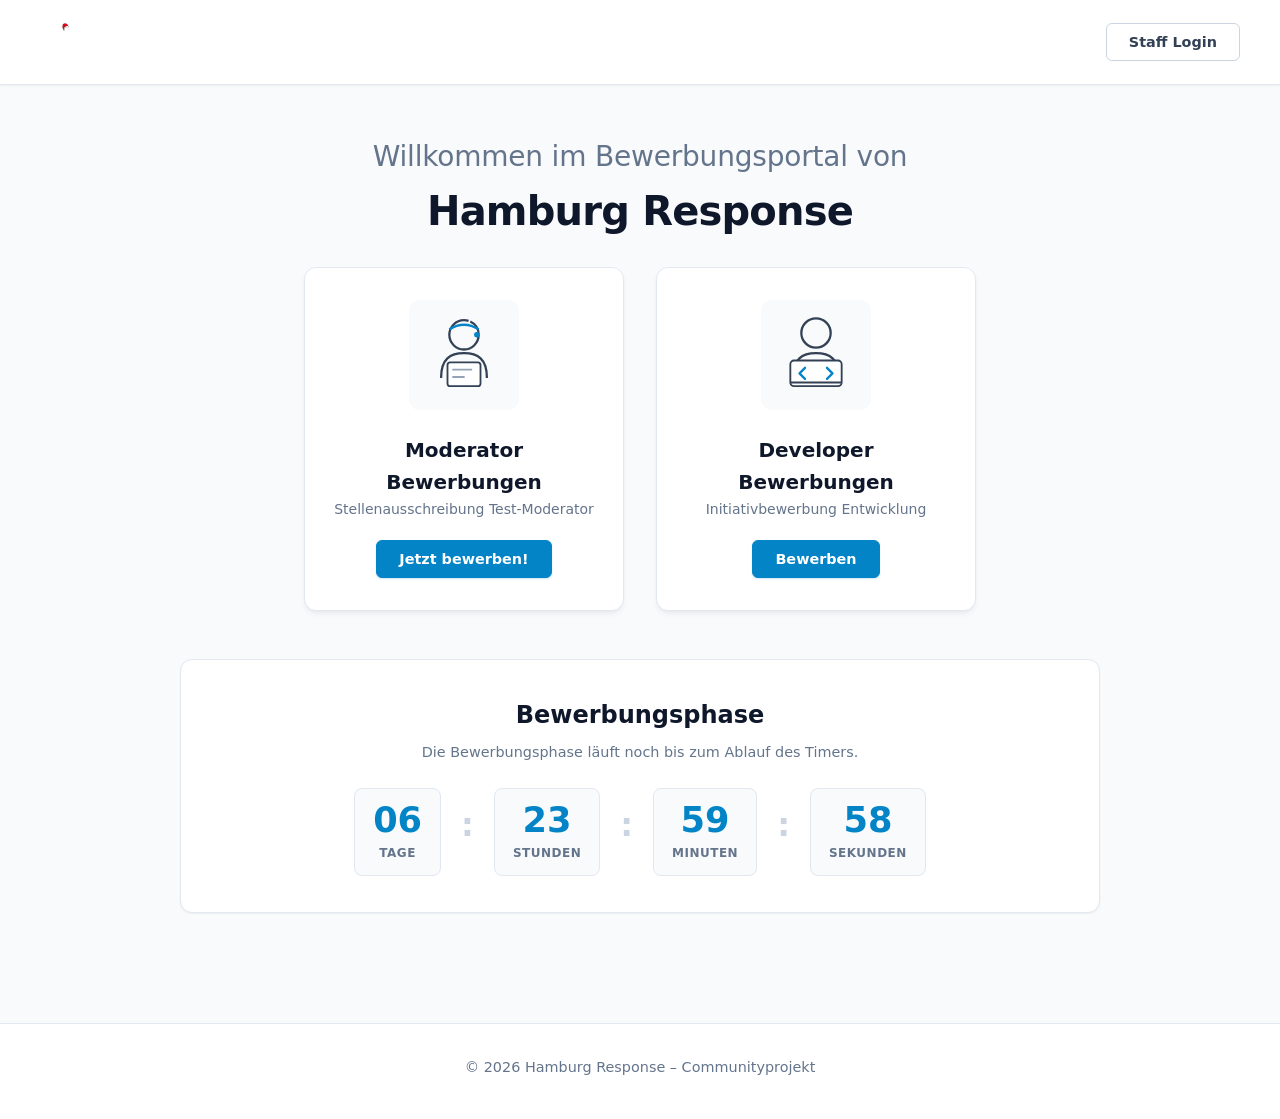
<file: index.html>
<!DOCTYPE html>
<html lang="de">
<head>
    <meta charset="UTF-8">
    <meta name="viewport" content="width=device-width, initial-scale=1.0">
    <title>Bewerbungsportal - Hamburg Response</title>
    <link rel="stylesheet" href="style.css">
</head>
<body>
    <header class="header">
        <div class="header-logo">
            <a href="index.html">
                <img src="logo.png" alt="Hamburg Response Logo" style="width: 40px; height: 40px; object-fit: contain;">
            </a>
        </div>
        <button id="staffLoginBtn" class="btn btn-outline">Staff Login</button>
    </header>

    <main class="container">
        <section class="hero">
            <h1 class="main-title">Willkommen im Bewerbungsportal von</h1>
            <h2 class="sub-title">Hamburg Response</h2>

            <div class="cards-grid">
                <div class="card" id="cardModerator">
                    <div class="card-svg">
                        <svg width="110" height="110" viewBox="0 0 120 120" xmlns="http://www.w3.org/2000/svg">
                            <rect width="120" height="120" fill="#f8fafc" rx="12"/>
                            <circle cx="60" cy="38" r="16" fill="none" stroke="#334155" stroke-width="2.5" stroke-dasharray="80 2"/>
                            <path d="M44 32 Q60 22 76 32" fill="none" stroke="#0284c7" stroke-width="2.5"/>
                            <circle cx="74" cy="38" r="3" fill="#0284c7"/>
                            <path d="M35 85 C35 64, 45 58, 60 58 C75 58, 85 64, 85 85" fill="none" stroke="#334155" stroke-width="2.5"/>
                            <rect x="42" y="68" width="36" height="26" rx="3" fill="#ffffff" stroke="#334155" stroke-width="2"/>
                            <line x1="48" y1="76" x2="68" y2="76" stroke="#94a3b8" stroke-width="2" stroke-linecap="round"/>
                            <line x1="48" y1="84" x2="60" y2="84" stroke="#94a3b8" stroke-width="2" stroke-linecap="round"/>
                        </svg>
                    </div>
                    <h3 class="card-title">Moderator Bewerbungen</h3>
                    <p class="card-desc">Stellenausschreibung Test-Moderator</p>
                    <span class="status-badge" id="badgeModerator" style="display:none;">GESCHLOSSEN</span>
                    <button class="btn btn-primary" id="btnApplyMod">Jetzt bewerben!</button>
                </div>

                <div class="card" id="cardDeveloper">
                    <div class="card-svg">
                        <svg width="110" height="110" viewBox="0 0 120 120" xmlns="http://www.w3.org/2000/svg">
                            <rect width="120" height="120" fill="#f8fafc" rx="12"/>
                            <circle cx="60" cy="36" r="16" fill="none" stroke="#334155" stroke-width="2.5"/>
                            <path d="M35 85 C35 64, 45 58, 60 58 C75 58, 85 64, 85 85" fill="none" stroke="#334155" stroke-width="2.5"/>
                            <rect x="32" y="66" width="56" height="28" rx="4" fill="#ffffff" stroke="#334155" stroke-width="2"/>
                            <line x1="32" y1="90" x2="88" y2="90" stroke="#334155" stroke-width="2"/>
                            <path d="M48 74 L42 80 L48 86" fill="none" stroke="#0284c7" stroke-width="2.5" stroke-linecap="round" stroke-linejoin="round"/>
                            <path d="M72 74 L78 80 L72 86" fill="none" stroke="#0284c7" stroke-width="2.5" stroke-linecap="round" stroke-linejoin="round"/>
                        </svg>
                    </div>
                    <h3 class="card-title">Developer Bewerbungen</h3>
                    <p class="card-desc">Initiativbewerbung Entwicklung</p>
                    <span class="status-badge" id="badgeDeveloper" style="display:none;">GESCHLOSSEN</span>
                    <button class="btn btn-primary" id="btnApplyDev">Bewerben</button>
                </div>
            </div>
        </section>

        <section class="timer-section">
            <div class="timer-container">
                <div class="timer-content">
                    <h3 class="timer-heading">Bewerbungsphase</h3>
                    <p class="timer-subtext">Die Bewerbungsphase läuft noch bis zum Ablauf des Timers.</p>
                    <div class="timer-display">
                        <div class="timer-box"><span id="days">00</span><small>Tage</small></div>
                        <span class="timer-colon">:</span>
                        <div class="timer-box"><span id="hours">00</span><small>Stunden</small></div>
                        <span class="timer-colon">:</span>
                        <div class="timer-box"><span id="minutes">00</span><small>Minuten</small></div>
                        <span class="timer-colon">:</span>
                        <div class="timer-box"><span id="seconds">00</span><small>Sekunden</small></div>
                    </div>
                </div>
            </div>
        </section>
    </main>

    <div class="modal" id="applyModal">
        <div class="modal-content">
            <button class="modal-close" id="modalClose">&times;</button>
            <h2 id="modalTitle">Bewerbung einreichen</h2>
            <form id="applyForm">
                <input type="hidden" id="appType" value="">
                <div class="form-section">
                    <h4>1. Discord & OOC Informationen</h4>
                    <div class="form-group">
                        <label for="discordTag">Discord Tag *</label>
                        <input type="text" id="discordTag" required placeholder="z.B. user#1234">
                    </div>
                    <div class="form-group">
                        <label for="alter">Alter *</label>
                        <input type="number" id="alter" min="12" max="99" required placeholder="Dein Alter">
                    </div>
                </div>

                <div class="form-section">
                    <h4>2. In-Game (IC) Informationen</h4>
                    <div class="form-group">
                        <label for="icName">RP-Name (IC) *</label>
                        <input type="text" id="icName" required placeholder="z.B. Hans Peter">
                    </div>
                    <div class="form-group">
                        <label for="robloxName">Roblox Name *</label>
                        <input type="text" id="robloxName" required placeholder="Roblox Username">
                    </div>
                </div>

                <div id="dynamicFields"></div>

                <div class="form-group">
                    <label for="motivation">Motivation *</label>
                    <textarea id="motivation" rows="3" required placeholder="Warum du?"></textarea>
                </div>
                <button type="submit" class="btn btn-primary btn-full">Bewerbung absenden</button>
            </form>
        </div>
    </div>

    <div class="modal" id="loginModal">
        <div class="modal-content modal-small">
            <button class="modal-close" id="loginClose">&times;</button>
            <h2>Staff Login</h2>
            <form id="loginForm">
                <div class="form-group">
                    <label for="loginUser">Benutzername</label>
                    <input type="text" id="loginUser" required>
                </div>
                <div class="form-group">
                    <label for="loginPass">Passwort</label>
                    <input type="password" id="loginPass" required>
                </div>
                <p id="loginError" class="error-text" style="display:none;">Falsche Anmeldedaten!</p>
                <button type="submit" class="btn btn-primary btn-full">Anmelden</button>
            </form>
        </div>
    </div>

    <div class="modal" id="staffModal">
        <div class="modal-content modal-large">
            <div class="staff-header">
                <h2>Staff Dashboard</h2>
                <button class="btn btn-outline" id="staffLogout">Abmelden</button>
            </div>

            <div class="staff-settings">
                <h3>Einstellungen & Steuerung</h3>
                <div class="phase-toggle-grid">
                    <div class="phase-toggle-item">
                        <span>Moderator Phasen:</span>
                        <button class="btn" id="toggleModPhase">Aktiv</button>
                    </div>
                    <div class="phase-toggle-item">
                        <span>Developer Phasen:</span>
                        <button class="btn" id="toggleDevPhase">Aktiv</button>
                    </div>
                </div>
                <form id="timerSettingsForm" class="timer-form">
                    <div class="form-group">
                        <label for="timerDate">Enddatum Timer</label>
                        <input type="datetime-local" id="timerDate" required>
                    </div>
                    <button type="submit" class="btn btn-primary">Speichern</button>
                </form>
            </div>

            <div class="staff-nav">
                <button class="tab-btn active" data-tab="tab-offen">Offen (<span id="cntOffen">0</span>)</button>
                <button class="tab-btn" data-tab="tab-angenommen">Angenommen (<span id="cntAngenommen">0</span>)</button>
                <button class="tab-btn" data-tab="tab-abgelehnt">Abgelehnt (<span id="cntAbgelehnt">0</span>)</button>
            </div>

            <div class="tab-content active" id="tab-offen"><div class="app-list" id="listOffen"></div></div>
            <div class="tab-content" id="tab-angenommen"><div class="app-list" id="listAngenommen"></div></div>
            <div class="tab-content" id="tab-abgelehnt"><div class="app-list" id="listAbgelehnt"></div></div>
        </div>
    </div>

    <footer class="footer">
        <p>&copy; 2026 Hamburg Response – Communityprojekt</p>
    </footer>

    <script src="script.js"></script>
</body>
</html>
</file>
<file: style.css>
:root {
    --bg-main: #f8fafc;
    --bg-card: #ffffff;
    --text-primary: #0f172a;
    --text-secondary: #475569;
    --text-muted: #64748b;
    --border-color: #e2e8f0;
    --border-focus: #bae6fd;
    --primary-color: #0284c7;
    --primary-hover: #0369a1;
    --accent-blue: #2563eb;
    --accent-blue-hover: #1d4ed8;
    --danger-color: #ef4444;
    --danger-hover: #dc2626;
    --success-color: #22c55e;
    --success-hover: #16a34a;
    --shadow-sm: 0 1px 2px 0 rgba(0, 0, 0, 0.05);
    --shadow-md: 0 4px 6px -1px rgba(0, 0, 0, 0.05), 0 2px 4px -1px rgba(0, 0, 0, 0.03);
    --shadow-lg: 0 20px 25px -5px rgba(15, 23, 42, 0.08), 0 8px 10px -6px rgba(15, 23, 42, 0.04);
    --radius-sm: 6px;
    --radius-md: 8px;
    --radius-lg: 12px;
    --radius-xl: 16px;
    --transition-fast: all 0.2s cubic-bezier(0.4, 0, 0.2, 1);
}

* {
    box-sizing: border-box;
    margin: 0;
    padding: 0;
    font-family: 'Segoe UI', system-ui, -apple-system, sans-serif;
}

body {
    background-color: var(--bg-main);
    color: var(--text-primary);
    min-height: 100vh;
    display: flex;
    flex-direction: column;
    line-height: 1.6;
    -webkit-font-smoothing: antialiased;
}

.header {
    display: flex;
    justify-content: space-between;
    align-items: center;
    padding: 18px 40px;
    background-color: var(--bg-card);
    border-bottom: 1px solid var(--border-color);
    box-shadow: var(--shadow-sm);
    position: sticky;
    top: 0;
    z-index: 100;
}

.container {
    max-width: 960px;
    margin: 0 auto;
    padding: 50px 20px;
    width: 100%;
    flex: 1;
}

.hero {
    text-align: center;
    margin-bottom: 48px;
}

.main-title {
    font-size: 1.75rem;
    font-weight: 400;
    color: var(--text-muted);
    letter-spacing: -0.2px;
}

.sub-title {
    font-size: 2.5rem;
    font-weight: 700;
    color: var(--text-primary);
    margin-bottom: 24px;
    letter-spacing: -0.8px;
}

.cards-grid {
    display: flex;
    justify-content: center;
    gap: 32px;
    flex-wrap: wrap;
}

.card {
    background: var(--bg-card);
    border: 1px solid var(--border-color);
    border-radius: var(--radius-lg);
    padding: 32px 24px;
    width: 320px;
    display: flex;
    flex-direction: column;
    align-items: center;
    box-shadow: var(--shadow-md);
    transition: var(--transition-fast);
}

.card:hover {
    transform: translateY(-4px);
    box-shadow: var(--shadow-lg);
    border-color: #cbd5e1;
}

.card.closed {
    opacity: 0.55;
    background-color: #f1f5f9;
    transform: none;
    box-shadow: none;
}

.card-title {
    font-size: 1.25rem;
    font-weight: 600;
    margin-top: 16px;
    color: var(--text-primary);
}

.card-desc {
    font-size: 0.875rem;
    color: var(--text-muted);
    margin-bottom: 20px;
    text-align: center;
}

.status-badge {
    background-color: var(--danger-color);
    color: #ffffff;
    font-size: 0.7rem;
    font-weight: 700;
    padding: 4px 10px;
    border-radius: 20px;
    margin-bottom: 16px;
    text-transform: uppercase;
    letter-spacing: 0.8px;
}

.btn {
    padding: 10px 22px;
    border-radius: var(--radius-sm);
    font-size: 0.9rem;
    font-weight: 600;
    cursor: pointer;
    border: 1px solid transparent;
    transition: var(--transition-fast);
    display: inline-flex;
    align-items: center;
    justify-content: center;
}

.btn:disabled {
    cursor: not-allowed;
    background-color: #cbd5e1 !important;
    border-color: #cbd5e1 !important;
    color: var(--text-muted) !important;
    transform: none !important;
    box-shadow: none !important;
}

.btn-primary {
    background-color: var(--primary-color);
    border-color: var(--primary-color);
    color: #ffffff;
    box-shadow: 0 1px 2px 0 rgba(2, 132, 199, 0.2);
}

.btn-primary:hover:not(:disabled) {
    background-color: var(--primary-hover);
    border-color: var(--primary-hover);
    box-shadow: 0 4px 12px rgba(2, 132, 199, 0.25);
}

.btn-outline {
    background-color: transparent;
    border-color: #cbd5e1;
    color: #334155;
}

.btn-outline:hover {
    background-color: #f1f5f9;
    border-color: #94a3b8;
}

.btn-full {
    width: 100%;
}

.btn-sm {
    padding: 6px 14px;
    font-size: 0.8rem;
}

.btn-danger {
    background-color: var(--danger-color);
    color: #ffffff;
}

.btn-danger:hover {
    background-color: var(--danger-hover);
}

.btn-success {
    background-color: var(--success-color);
    color: #ffffff;
}

.btn-success:hover {
    background-color: var(--success-hover);
}

.timer-section {
    background: var(--bg-card);
    border: 1px solid var(--border-color);
    border-radius: var(--radius-lg);
    padding: 36px;
    margin-top: 32px;
    box-shadow: var(--shadow-sm);
}

.timer-container {
    text-align: center;
}

.timer-heading {
    font-size: 1.5rem;
    font-weight: 600;
    color: var(--text-primary);
    margin-bottom: 6px;
}

.timer-subtext {
    font-size: 0.9rem;
    color: var(--text-muted);
    margin-bottom: 24px;
}

.timer-display {
    display: flex;
    justify-content: center;
    align-items: center;
    gap: 20px;
}

.timer-box {
    display: flex;
    flex-direction: column;
    align-items: center;
    background: var(--bg-main);
    padding: 12px 18px;
    border-radius: var(--radius-md);
    border: 1px solid var(--border-color);
    min-width: 75px;
}

.timer-box span {
    font-size: 2.2rem;
    color: var(--primary-color);
    font-weight: 700;
    line-height: 1.1;
}

.timer-box small {
    font-size: 0.75rem;
    color: var(--text-muted);
    font-weight: 600;
    margin-top: 4px;
    text-transform: uppercase;
    letter-spacing: 0.5px;
}

.timer-colon {
    font-size: 2rem;
    color: #cbd5e1;
    font-weight: 600;
    margin-bottom: 12px;
}

.modal {
    display: none;
    position: fixed;
    top: 0;
    left: 0;
    width: 100%;
    height: 100%;
    background: rgba(15, 23, 42, 0.6);
    justify-content: center;
    align-items: center;
    z-index: 1000;
    backdrop-filter: blur(6px);
    padding: 16px;
}

.modal.active {
    display: flex;
}

.modal-content {
    background: var(--bg-card);
    border-radius: var(--radius-xl);
    padding: 40px;
    width: 100%;
    max-width: 600px;
    max-height: 90vh;
    overflow-y: auto;
    position: relative;
    box-shadow: var(--shadow-lg);
}

.modal-small { max-width: 380px; }
.modal-large { max-width: 840px; }

.modal-close {
    position: absolute;
    top: 20px;
    right: 24px;
    font-size: 1.5rem;
    background: none;
    border: none;
    cursor: pointer;
    color: #94a3b8;
    transition: var(--transition-fast);
    width: 32px;
    height: 32px;
    display: flex;
    align-items: center;
    justify-content: center;
    border-radius: 50%;
}

.modal-close:hover {
    background-color: var(--bg-main);
    color: var(--text-primary);
}

.modal-content h2 {
    font-size: 1.5rem;
    font-weight: 700;
    color: var(--text-primary);
    margin-bottom: 24px;
    padding-bottom: 12px;
    border-bottom: 2px solid var(--border-color);
}

.form-section {
    background-color: var(--bg-main);
    border: 1px solid var(--border-color);
    border-radius: var(--radius-md);
    padding: 20px;
    margin-bottom: 20px;
}

.form-section h4 {
    font-size: 0.85rem;
    color: var(--primary-color);
    text-transform: uppercase;
    letter-spacing: 0.8px;
    margin-bottom: 16px;
    font-weight: 700;
    display: flex;
    align-items: center;
    gap: 8px;
}

.form-group {
    margin-bottom: 16px;
}

.form-group:last-child {
    margin-bottom: 0;
}

.form-group label {
    display: block;
    font-size: 0.85rem;
    font-weight: 600;
    color: #334155;
    margin-bottom: 6px;
}

.form-group input, 
.form-group textarea, 
.form-group select {
    width: 100%;
    padding: 12px 16px;
    border: 1px solid #cbd5e1;
    border-radius: var(--radius-sm);
    font-size: 0.95rem;
    transition: var(--transition-fast);
    background-color: #ffffff;
    color: var(--text-primary);
}

.form-group input:hover, 
.form-group textarea:hover,
.form-group select:hover {
    border-color: #94a3b8;
}

.form-group input:focus, 
.form-group textarea:focus,
.form-group select:focus {
    outline: none;
    border-color: var(--primary-color);
    box-shadow: 0 0 0 4px var(--border-focus), 0 1px 2px rgba(0,0,0,0.05);
}

.form-group textarea {
    resize: vertical;
    min-height: 90px;
}

.error-text {
    color: var(--danger-color);
    font-size: 0.85rem;
    margin-bottom: 16px;
    font-weight: 500;
}

.staff-header {
    display: flex;
    justify-content: space-between;
    align-items: center;
    margin-bottom: 24px;
    border-bottom: 1px solid var(--border-color);
    padding-bottom: 16px;
}

.staff-settings {
    background: var(--bg-main);
    border: 1px solid var(--border-color);
    padding: 20px;
    border-radius: var(--radius-md);
    margin-bottom: 24px;
}

.staff-settings h3 {
    font-size: 1rem;
    color: #334155;
    margin-bottom: 14px;
    font-weight: 600;
}

.phase-toggle-grid {
    display: flex;
    gap: 24px;
    margin-bottom: 20px;
}

.phase-toggle-item {
    display: flex;
    align-items: center;
    gap: 12px;
    font-size: 0.9rem;
    font-weight: 500;
}

.timer-form {
    display: flex;
    gap: 14px;
    align-items: flex-end;
}

.timer-form .form-group { margin-bottom: 0; }

.staff-nav {
    display: flex;
    gap: 12px;
    border-bottom: 2px solid var(--border-color);
    margin-bottom: 24px;
}

.tab-btn {
    padding: 10px 20px;
    background: none;
    border: none;
    border-bottom: 2px solid transparent;
    cursor: pointer;
    font-weight: 600;
    color: var(--text-muted);
    margin-bottom: -2px;
    transition: var(--transition-fast);
}

.tab-btn:hover {
    color: var(--primary-color);
}

.tab-btn.active {
    color: var(--primary-color);
    border-bottom-color: var(--primary-color);
}

.tab-content { display: none; }
.tab-content.active { display: block; }

.app-card {
    border: 1px solid var(--border-color);
    border-radius: var(--radius-md);
    padding: 20px;
    margin-bottom: 16px;
    background: var(--bg-card);
    transition: var(--transition-fast);
    box-shadow: var(--shadow-sm);
}

.app-card:hover {
    box-shadow: var(--shadow-md);
    border-color: #cbd5e1;
}

.app-card-header {
    display: flex;
    justify-content: space-between;
    align-items: center;
    margin-bottom: 12px;
}

.app-card-title {
    font-weight: 700;
    color: var(--text-primary);
    font-size: 1.05rem;
}

.app-card-type {
    font-size: 0.75rem;
    font-weight: 700;
    padding: 3px 10px;
    background: #e0f2fe;
    color: #0369a1;
    border-radius: 20px;
    letter-spacing: 0.3px;
}

.app-details {
    display: grid;
    grid-template-columns: repeat(auto-fit, minmax(200px, 1fr));
    gap: 12px;
    font-size: 0.9rem;
    color: var(--text-secondary);
    margin-bottom: 16px;
    background: var(--bg-main);
    padding: 12px;
    border-radius: var(--radius-sm);
}

.app-actions {
    display: flex;
    gap: 10px;
    margin-top: 16px;
    padding-top: 16px;
    border-top: 1px solid var(--border-color);
}

.footer {
    width: 100%;
    padding: 32px 20px;
    margin-top: 60px;
    text-align: center;
    background: var(--bg-card);
    border-top: 1px solid var(--border-color);
}

.footer p {
    color: var(--text-muted);
    font-size: 0.9rem;
    margin-bottom: 8px;
}

.footer-link {
    color: var(--accent-blue);
    text-decoration: none;
    font-weight: 600;
    transition: var(--transition-fast);
}

.footer-link:hover {
    color: var(--accent-blue-hover);
    text-decoration: underline;
}

.impressum-page {
    padding-top: 20px;
    padding-bottom: 60px;
}

.impressum-page .hero {
    max-width: 900px;
    margin: 0 auto;
}

.impressum-page .main-title {
    margin-bottom: 8px;
}

.impressum-page .sub-title {
    margin-bottom: 40px;
}

.impressum-card {
    background: var(--bg-card);
    border: 1px solid var(--border-color);
    border-radius: var(--radius-xl);
    padding: 40px;
    margin-top: 24px;
    box-shadow: var(--shadow-md);
    text-align: left;
}

.impressum-card .card-title {
    color: var(--accent-blue);
    font-size: 1.25rem;
    font-weight: 700;
    margin-top: 32px;
    margin-bottom: 12px;
}

.impressum-card .card-title:first-child {
    margin-top: 0;
}

.impressum-card .card-desc {
    color: var(--text-secondary);
    font-size: 0.95rem;
    line-height: 1.8;
    margin-bottom: 20px;
}

.impressum-card a {
    color: var(--accent-blue);
    text-decoration: none;
    font-weight: 600;
    transition: var(--transition-fast);
}

.impressum-card a:hover {
    color: #1e40af;
    text-decoration: underline;
}

.impressum-card h3:not(:first-child) {
    padding-top: 24px;
    border-top: 1px solid var(--border-color);
}

.impressum-page .btn {
    transition: var(--transition-fast);
}

.impressum-page .btn:hover {
    transform: translateY(-2px);
}

@media (max-width: 768px) {
    .header {
        padding: 16px 20px;
    }

    .sub-title {
        font-size: 2rem;
    }

    .container {
        padding: 30px 16px;
    }

    .modal-content {
        padding: 24px 20px;
    }

    .impressum-page {
        padding: 16px 10px 40px;
    }

    .impressum-card {
        padding: 24px;
        border-radius: var(--radius-lg);
    }

    .impressum-card .card-title {
        font-size: 1.15rem;
    }

    .impressum-card .card-desc {
        font-size: 0.9rem;
    }

    .timer-display {
        gap: 10px;
    }

    .timer-box {
        padding: 8px 10px;
        min-width: 60px;
    }

    .timer-box span {
        font-size: 1.6rem;
    }

    .staff-settings .timer-form {
        flex-direction: column;
        align-items: stretch;
    }

    .phase-toggle-grid {
        flex-direction: column;
        gap: 12px;
    }
}
</file>
